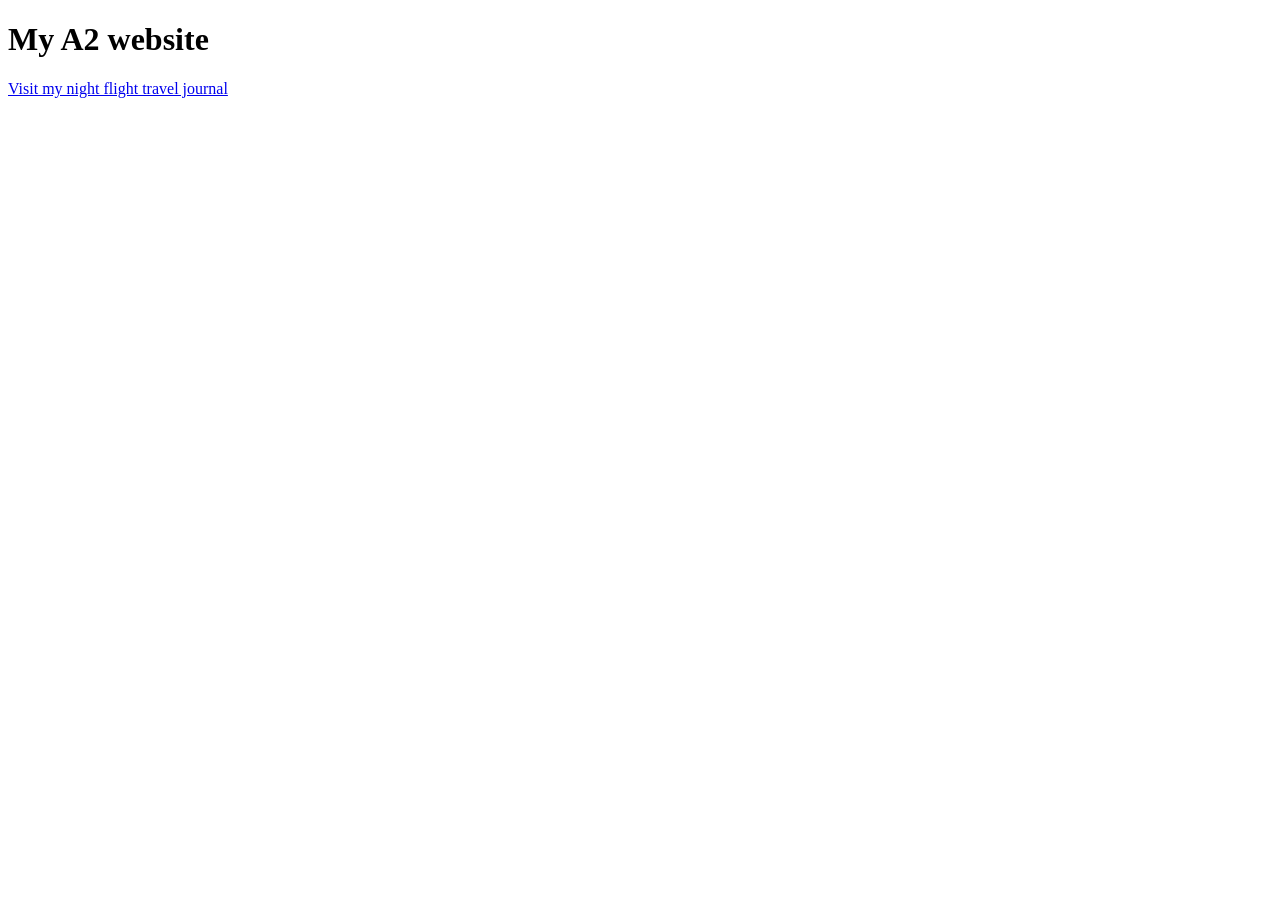
<file: index.html>
<!-- chaoukisami2 -->
<!doctype html>
<html lang="en">
<head>
  <meta charset="utf-8">
  <meta name="viewport" content="width=device-width, initial-scale=1">
  <title>Personal Website | A2</title>
</head>
<body>
  <main>
    <h1>My A2 website</h1>
    <p><a href="a2/">Visit my night flight travel journal</a></p>
  </main>
</body>
</html>
</file>
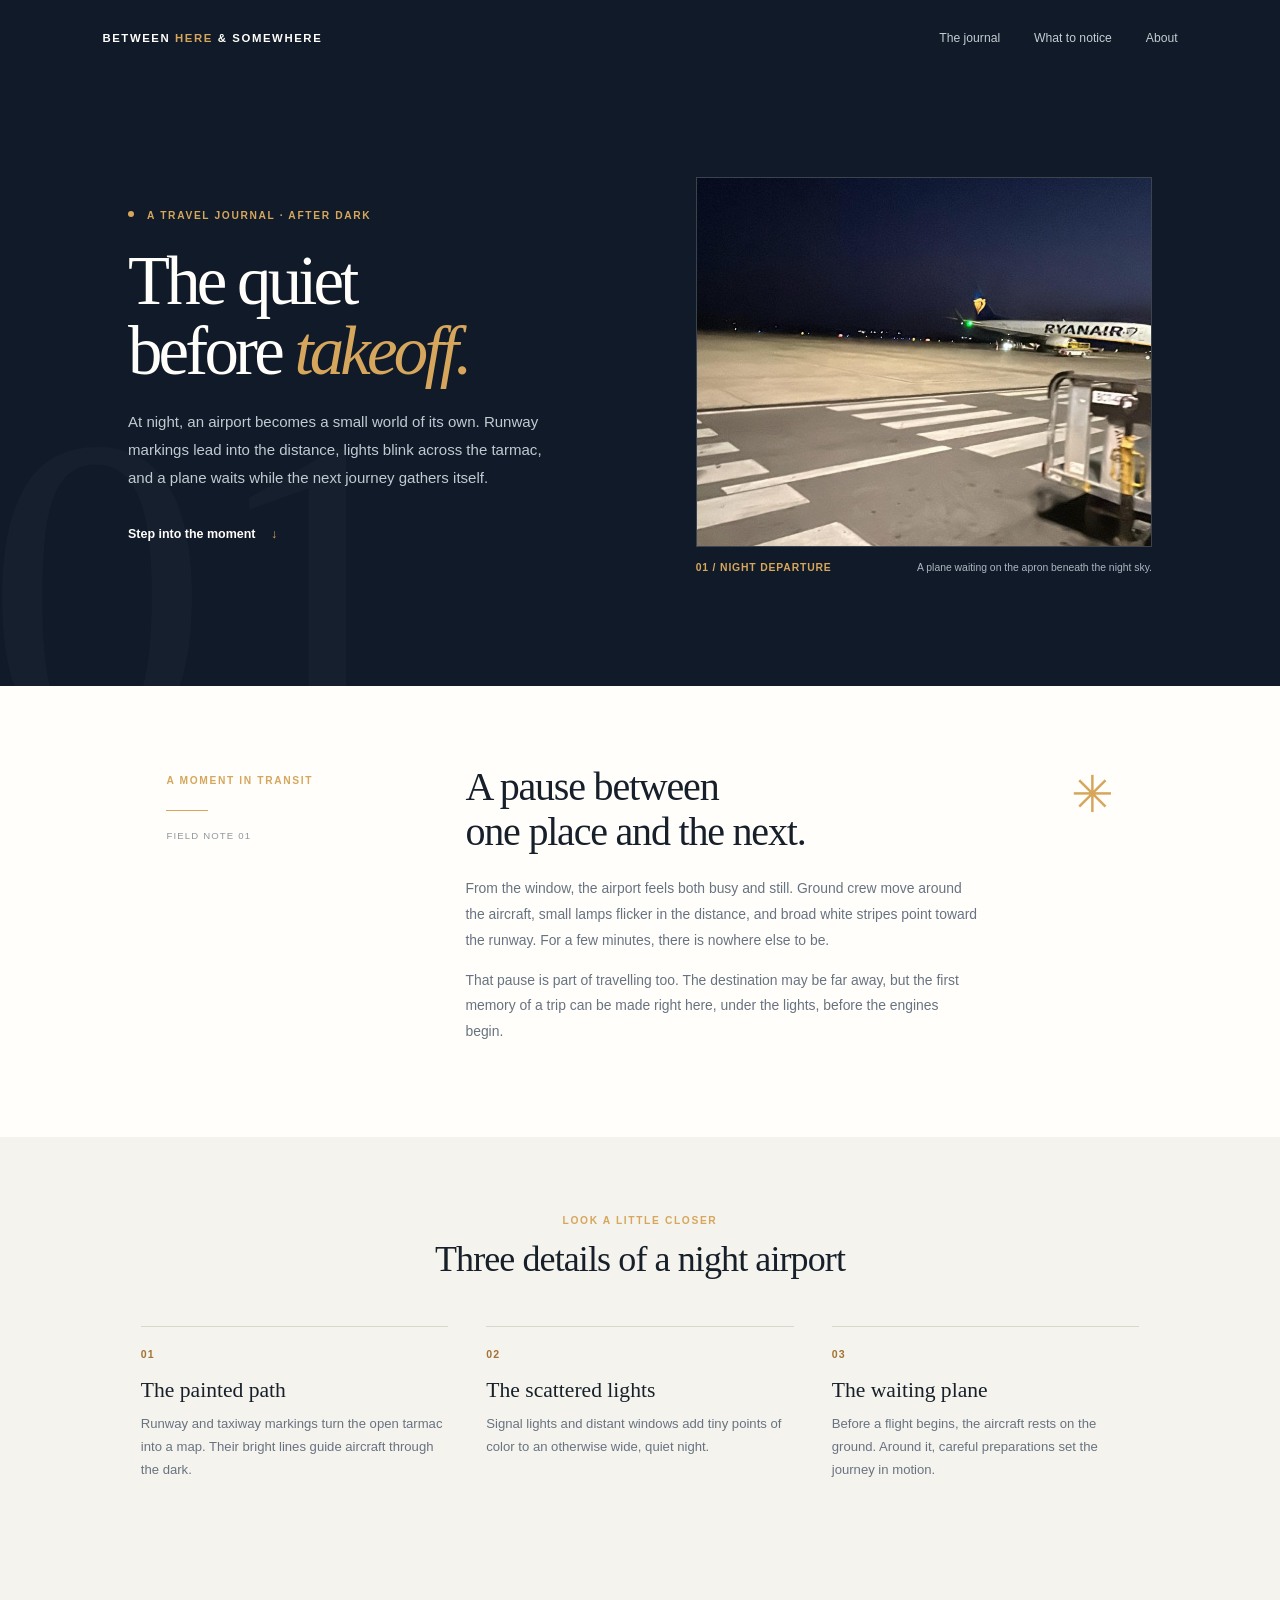
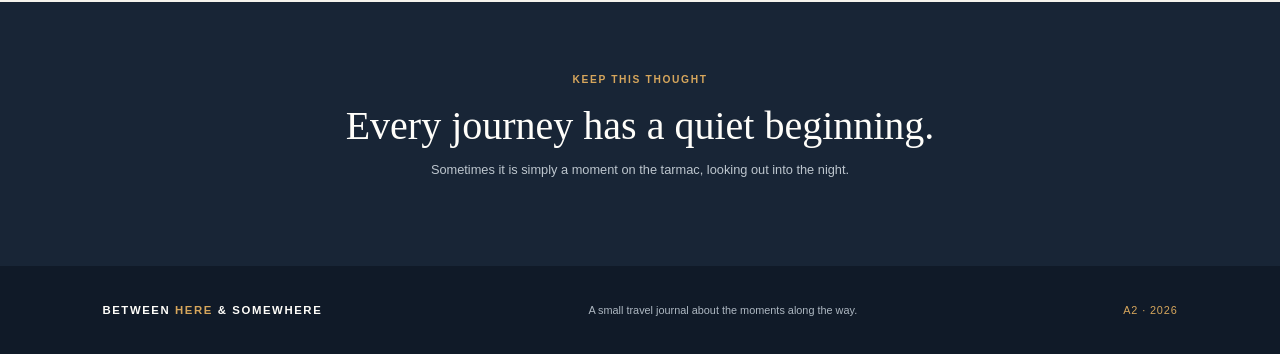
<file: a2/index.html>
<!-- chaoukisami2 -->
<!doctype html>
<html lang="en">
<head>
  <meta charset="utf-8">
  <meta name="viewport" content="width=device-width, initial-scale=1">
  <meta name="description" content="A short travel journal about the quiet moments before a night flight.">
  <title>Between Here &amp; Somewhere | A Night Flight Journal</title>
  <link rel="stylesheet" href="style.css">
</head>
<body>
  <header class="site-header">
    <a class="wordmark" href="#top">BETWEEN <span>HERE</span> &amp; SOMEWHERE</a>
    <nav aria-label="Main navigation">
      <a href="#journal">The journal</a>
      <a href="#noticing">What to notice</a>
      <a href="#footer">About</a>
    </nav>
  </header>

  <main id="top">
    <section class="hero" aria-labelledby="page-title">
      <div class="hero-copy">
        <p class="eyebrow"><span></span> A travel journal · After dark</p>
        <h1 id="page-title">The quiet<br>before <em>takeoff.</em></h1>
        <p class="intro">At night, an airport becomes a small world of its own. Runway markings lead into the distance, lights blink across the tarmac, and a plane waits while the next journey gathers itself.</p>
        <a class="text-link" href="#journal">Step into the moment <span aria-hidden="true">↓</span></a>
      </div>
      <figure class="hero-photo">
        <img class="hero-image" src="images/airport-night.jpg" alt="A Ryanair plane on the airport apron at night, beyond the white runway markings">
        <figcaption><span>01 / NIGHT DEPARTURE</span> A plane waiting on the apron beneath the night sky.</figcaption>
      </figure>
      <div class="hero-index" aria-hidden="true">01</div>
    </section>

    <section class="journal" id="journal" aria-labelledby="journal-title">
      <div class="journal-label"><p class="eyebrow">A moment in transit</p><span class="rule"></span><span class="small-label">FIELD NOTE 01</span></div>
      <div class="journal-copy">
        <h2 id="journal-title">A pause between<br>one place and the next.</h2>
        <p>From the window, the airport feels both busy and still. Ground crew move around the aircraft, small lamps flicker in the distance, and broad white stripes point toward the runway. For a few minutes, there is nowhere else to be.</p>
        <p>That pause is part of travelling too. The destination may be far away, but the first memory of a trip can be made right here, under the lights, before the engines begin.</p>
      </div>
      <div class="journal-mark" aria-hidden="true">✳</div>
    </section>

    <section class="noticing" id="noticing" aria-labelledby="noticing-title">
      <div class="section-heading">
        <p class="eyebrow">Look a little closer</p>
        <h2 id="noticing-title">Three details of a night airport</h2>
      </div>
      <div class="detail-grid">
        <article class="detail-card"><span class="detail-number">01</span><h3>The painted path</h3><p>Runway and taxiway markings turn the open tarmac into a map. Their bright lines guide aircraft through the dark.</p></article>
        <article class="detail-card"><span class="detail-number">02</span><h3>The scattered lights</h3><p>Signal lights and distant windows add tiny points of color to an otherwise wide, quiet night.</p></article>
        <article class="detail-card"><span class="detail-number">03</span><h3>The waiting plane</h3><p>Before a flight begins, the aircraft rests on the ground. Around it, careful preparations set the journey in motion.</p></article>
      </div>
    </section>

    <section class="closing-note">
      <h2 class="eyebrow closing-eyebrow">Keep this thought</h2>
      <blockquote>Every journey has a quiet beginning.</blockquote>
      <p>Sometimes it is simply a moment on the tarmac, looking out into the night.</p>
    </section>
  </main>

  <footer id="footer">
    <a class="wordmark" href="#top">BETWEEN <span>HERE</span> &amp; SOMEWHERE</a>
    <p>A small travel journal about the moments along the way.</p>
    <span class="footer-mark">A2 · 2026</span>
  </footer>
</body>
</html>
</file>
<file: a2/style.css>
/* chaoukisami2 */
:root {
  --night: #101a28;
  --night-soft: #182536;
  --ink: #17202a;
  --muted: #687381;
  --paper: #f5f3ed;
  --white: #fffefa;
  --gold: #d6a65c;
  --line: #d9d6cc;
}

* { box-sizing: border-box; }
html { scroll-behavior: smooth; }
body { margin: 0; color: var(--ink); background: var(--paper); font-family: Arial, Helvetica, sans-serif; }
a { color: inherit; }
.site-header { height: 76px; padding: 0 8%; display: flex; align-items: center; justify-content: space-between; background: var(--night); color: var(--white); }
.wordmark { font-size: .71rem; letter-spacing: .14em; font-weight: 700; text-decoration: none; }
.wordmark span { color: var(--gold); }
nav { display: flex; gap: 34px; }
nav a { color: #c4cbd2; font-size: .76rem; text-decoration: none; }
nav a:hover { color: var(--gold); }
.hero { min-height: 610px; padding: 72px 10% 82px; display: grid; grid-template-columns: 1fr .92fr; gap: 7%; align-items: center; position: relative; overflow: hidden; background: var(--night); color: var(--white); }
.hero-copy { position: relative; z-index: 1; }
.eyebrow { margin: 0; color: var(--gold); text-transform: uppercase; letter-spacing: .16em; font-size: .64rem; font-weight: 700; }
.hero-copy .eyebrow span { display: inline-block; width: 6px; height: 6px; margin: 0 9px 2px 0; border-radius: 50%; background: var(--gold); }
h1, h2, blockquote { font-family: Georgia, 'Times New Roman', serif; font-weight: 400; }
h1 { margin: 25px 0 22px; font-size: 4.3rem; line-height: 1.02; letter-spacing: -.055em; }
h1 em { color: var(--gold); font-weight: 400; }
.intro { max-width: 430px; color: #c1cad3; font-size: .94rem; line-height: 1.85; }
.text-link { display: inline-block; margin-top: 20px; color: var(--white); font-size: .78rem; font-weight: 700; text-decoration: none; }
.text-link span { margin-left: 12px; color: var(--gold); }
.hero-photo { margin: 0; position: relative; z-index: 1; }
.hero-image { display: block; width: 100%; height: 370px; object-fit: cover; object-position: 53% center; border: 1px solid rgba(255,255,255,.18); }
figcaption { display: flex; justify-content: space-between; gap: 15px; margin-top: 13px; color: #acb7c2; font-size: .65rem; line-height: 1.5; }
figcaption span { flex: 0 0 auto; color: var(--gold); font-weight: 700; letter-spacing: .08em; }
.hero-index { position: absolute; left: -15px; bottom: -132px; color: rgba(255,255,255,.025); font-family: Georgia, serif; font-size: 28rem; line-height: 1; }
.journal { min-height: 350px; padding: 78px 13%; display: grid; grid-template-columns: .68fr 1.5fr .2fr; gap: 7%; align-items: start; background: var(--white); }
.journal-label { padding-top: 11px; }
.rule { display: block; width: 42px; height: 1px; margin: 24px 0 14px; background: var(--gold); }
.small-label { color: #92989e; font-size: .6rem; letter-spacing: .12em; }
.journal-copy h2 { margin: 0 0 22px; font-size: 2.5rem; line-height: 1.13; letter-spacing: -.03em; }
.journal-copy p { max-width: 610px; color: var(--muted); font-size: .87rem; line-height: 1.85; }
.journal-mark { color: var(--gold); font-size: 3.2rem; text-align: right; }
.noticing { padding: 78px 11% 88px; background: var(--paper); }
.section-heading { text-align: center; }
.section-heading h2 { margin: 12px 0 0; font-size: 2.25rem; letter-spacing: -.025em; }
.detail-grid { max-width: 1050px; margin: 46px auto 0; display: grid; grid-template-columns: repeat(3, 1fr); gap: 38px; }
.detail-card { min-height: 188px; border-top: 1px solid var(--line); padding-top: 17px; }
.detail-number { color: #a17435; font-size: .66rem; letter-spacing: .1em; font-weight: 700; }
h3 { margin: 16px 0 10px; font-family: Georgia, 'Times New Roman', serif; font-size: 1.35rem; font-weight: 400; }
.detail-card p { margin: 0; color: var(--muted); font-size: .82rem; line-height: 1.75; }
.closing-note { padding: 72px 20px 77px; text-align: center; background: var(--night-soft); color: var(--white); }
.closing-eyebrow { margin: 0; font-family: Arial, Helvetica, sans-serif; }
.closing-note blockquote { margin: 17px auto 13px; font-size: 2.5rem; }
.closing-note > p:last-child { color: #bdc6ce; font-size: .8rem; }
footer { min-height: 88px; padding: 25px 8%; display: flex; align-items: center; justify-content: space-between; gap: 20px; background: var(--night); color: var(--white); }
footer p, .footer-mark { color: #aeb8c2; font-size: .68rem; }
.footer-mark { color: var(--gold); letter-spacing: .08em; }


@media (max-width: 760px) {
  .site-header { height: auto; padding: 20px 7%; align-items: flex-start; flex-direction: column; gap: 16px; }
  nav { flex-wrap: wrap; gap: 18px; }
  .hero { min-height: auto; padding: 58px 7% 66px; grid-template-columns: 1fr; gap: 36px; }
  h1 { font-size: clamp(3.2rem, 13vw, 4.2rem); }
  .hero-photo { width: 100%; max-width: 480px; }
  .hero-image { height: 360px; }
  .journal { min-height: auto; padding: 58px 8%; grid-template-columns: 1fr; gap: 23px; }
  .journal-mark { text-align: left; font-size: 2.5rem; }
  .journal-copy h2 { font-size: 2.15rem; }
  .noticing { padding: 60px 8% 68px; }
  .section-heading h2 { font-size: 1.9rem; }
  .detail-grid { grid-template-columns: 1fr; gap: 24px; margin-top: 34px; }
  .detail-card { min-height: auto; padding-bottom: 4px; }
  .closing-note { padding: 58px 8%; }
  .closing-note blockquote { font-size: 2rem; }
  footer { padding: 24px 7%; flex-wrap: wrap; }
  footer p { flex-basis: 100%; margin: 0; }
}
</file>
